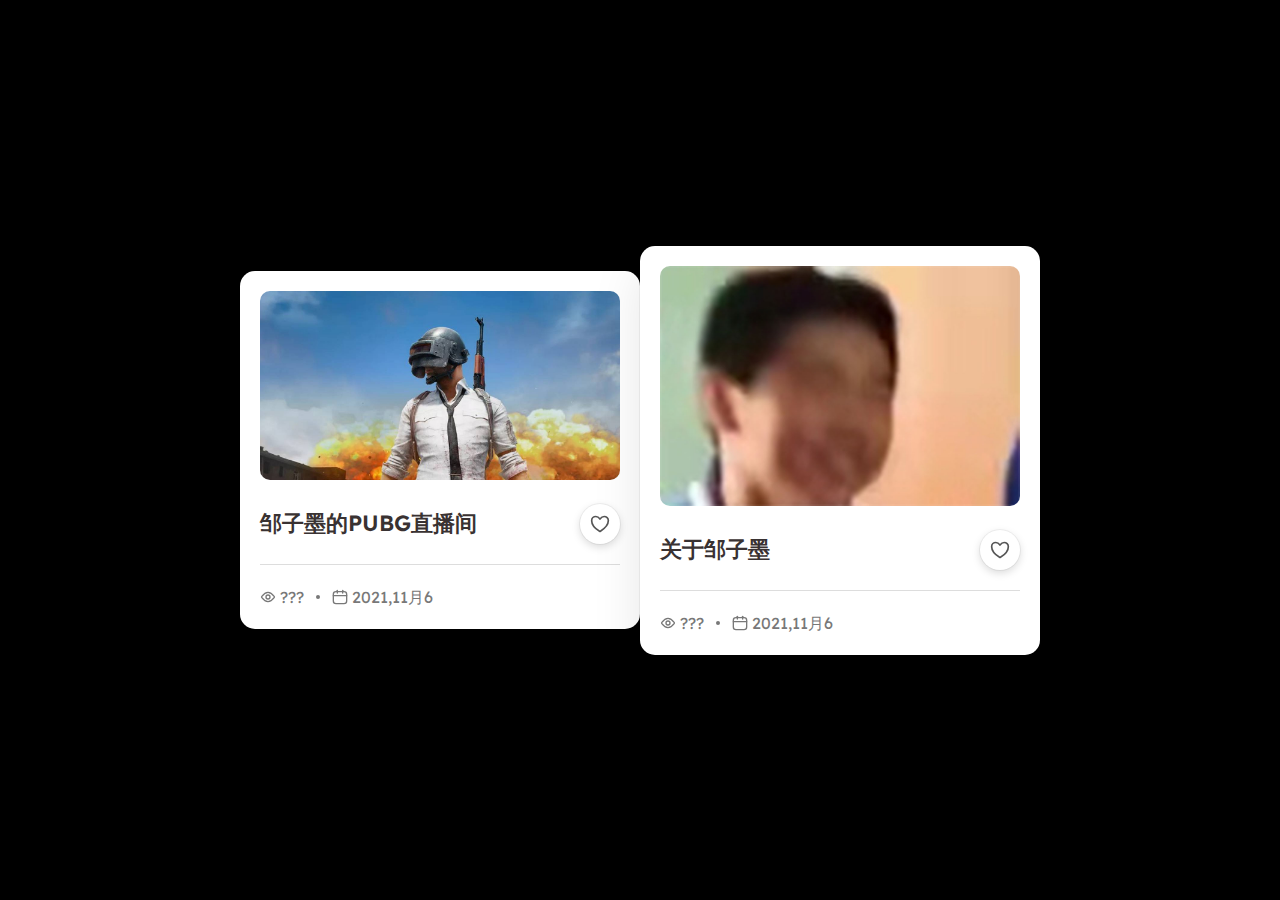
<file: index.html>
<!DOCTYPE html>
<html>
	<title>邹子墨的PUBG直播间</title>
    <link rel="stylesheet" href="css/reset.min.css">

<link rel="stylesheet" href="css/style.css">

</head>
<body bgcolor="black">

<div class="card-list">
	<article class="card">
	<figure class="card-image">
		<img src="img/bg.jpg" alt="邹子墨的PUBG直播间" />
	</figure>
	<div class="card-header">
		<a href="main.html">邹子墨的PUBG直播间</a>
		<button class="icon-button">
			<svg xmlns="http://www.w3.org/2000/svg" width="24" height="24" viewBox="0 0 24 24" fill="none" stroke="currentColor" stroke-width="2" stroke-linecap="round" stroke-linejoin="round" display="block" id="Heart">
				<path d="M7 3C4.239 3 2 5.216 2 7.95c0 2.207.875 7.445 9.488 12.74a.985.985 0 0 0 1.024 0C21.125 15.395 22 10.157 22 7.95 22 5.216 19.761 3 17 3s-5 3-5 3-2.239-3-5-3z" />
			</svg>

		</button>
	</div>
	<div class="card-footer">
		<div class="card-meta card-meta--views">
			<svg xmlns="http://www.w3.org/2000/svg" width="24" height="24" viewBox="0 0 24 24" fill="none" stroke="currentColor" stroke-width="2" stroke-linecap="round" stroke-linejoin="round" display="block" id="EyeOpen">
				<path d="M21.257 10.962c.474.62.474 1.457 0 2.076C19.764 14.987 16.182 19 12 19c-4.182 0-7.764-4.013-9.257-5.962a1.692 1.692 0 0 1 0-2.076C4.236 9.013 7.818 5 12 5c4.182 0 7.764 4.013 9.257 5.962z" />
				<circle cx="12" cy="12" r="3" />
			</svg>
			???
		</div>
		<div class="card-meta card-meta--date">
			<svg xmlns="http://www.w3.org/2000/svg" width="24" height="24" viewBox="0 0 24 24" fill="none" stroke="currentColor" stroke-width="2" stroke-linecap="round" stroke-linejoin="round" display="block" id="Calendar">
				<rect x="2" y="4" width="20" height="18" rx="4" />
				<path d="M8 2v4" />
				<path d="M16 2v4" />
				<path d="M2 10h20" />
			</svg>
			2021,11月6
		</div>
	</div>
</article>
</div>

<div class="card-list">
	<article class="card">
	<figure class="card-image">
		<img src="img\zzm1.jpg" alt="关于邹子墨" />
	</figure>
	<div class="card-header">
		<a href="about.html">关于邹子墨</a>
		<button class="icon-button">
			<svg xmlns="http://www.w3.org/2000/svg" width="24" height="24" viewBox="0 0 24 24" fill="none" stroke="currentColor" stroke-width="2" stroke-linecap="round" stroke-linejoin="round" display="block" id="Heart">
				<path d="M7 3C4.239 3 2 5.216 2 7.95c0 2.207.875 7.445 9.488 12.74a.985.985 0 0 0 1.024 0C21.125 15.395 22 10.157 22 7.95 22 5.216 19.761 3 17 3s-5 3-5 3-2.239-3-5-3z" />
			</svg>

		</button>
	</div>
	<div class="card-footer">
		<div class="card-meta card-meta--views">
			<svg xmlns="http://www.w3.org/2000/svg" width="24" height="24" viewBox="0 0 24 24" fill="none" stroke="currentColor" stroke-width="2" stroke-linecap="round" stroke-linejoin="round" display="block" id="EyeOpen">
				<path d="M21.257 10.962c.474.62.474 1.457 0 2.076C19.764 14.987 16.182 19 12 19c-4.182 0-7.764-4.013-9.257-5.962a1.692 1.692 0 0 1 0-2.076C4.236 9.013 7.818 5 12 5c4.182 0 7.764 4.013 9.257 5.962z" />
				<circle cx="12" cy="12" r="3" />
			</svg>
			???
		</div>
		<div class="card-meta card-meta--date">
			<svg xmlns="http://www.w3.org/2000/svg" width="24" height="24" viewBox="0 0 24 24" fill="none" stroke="currentColor" stroke-width="2" stroke-linecap="round" stroke-linejoin="round" display="block" id="Calendar">
				<rect x="2" y="4" width="20" height="18" rx="4" />
				<path d="M8 2v4" />
				<path d="M16 2v4" />
				<path d="M2 10h20" />
			</svg>
			2021,11月6
		</div>
	</div>
</article>
</div>
</body>
</html>
</file>
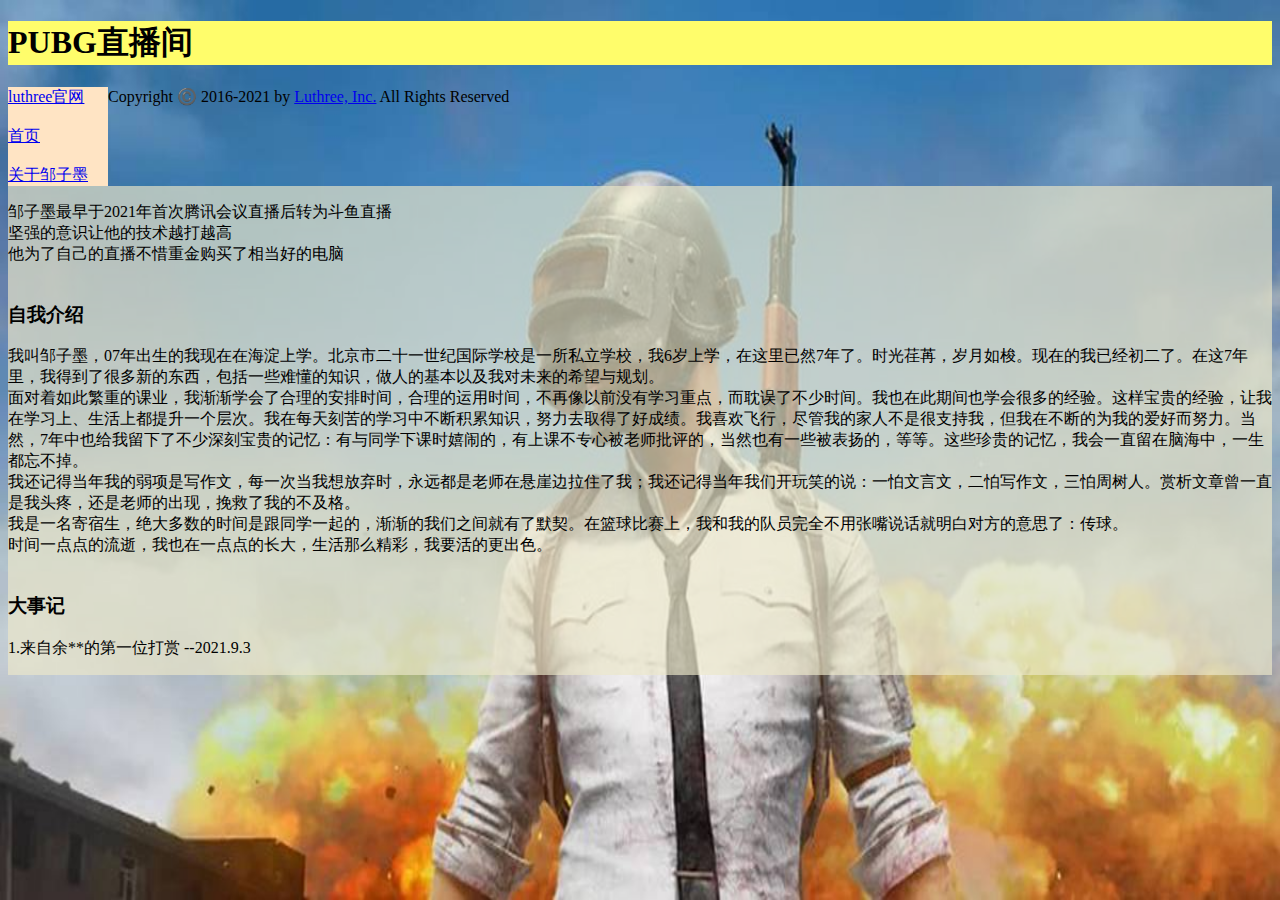
<file: about.html>
<!DOCTYPE html>
<html>
<title>关于邹子墨</title>

<body background="img\bg.jpg" style=" background-repeat:no-repeat;
background-size:100% 100%;
background-attachment: fixed;">
    <div id="title" style="background-color: rgb(255, 253, 107);">
        <h1>PUBG直播间</h1>
    </div>
    <div id='left' style="background-color: bisque;width: 100px;float: left;">
        <a href="http://luthree.tk">luthree官网</a>
        <br>
        <br>
        <a href="index.html">首页</a>
        <br>
        <br>
        <a href="about.html">关于邹子墨</a>
    </div>
    <div id="main" style="float: right;background-color: rgba(235, 231, 202, 0.671);">
        <p>邹子墨最早于2021年首次腾讯会议直播后转为斗鱼直播
            <br>坚强的意识让他的技术越打越高
            <br>他为了自己的直播不惜重金购买了相当好的电脑
            <br>
            <br>
        <h3>自我介绍</h3>
        我叫邹子墨，07年出生的我现在在海淀上学。北京市二十一世纪国际学校是一所私立学校，我6岁上学，在这里已然7年了。时光荏苒，岁月如梭。现在的我已经初二了。在这7年里，我得到了很多新的东西，包括一些难懂的知识，做人的基本以及我对未来的希望与规划。
        <br>面对着如此繁重的课业，我渐渐学会了合理的安排时间，合理的运用时间，不再像以前没有学习重点，而耽误了不少时间。我也在此期间也学会很多的经验。这样宝贵的经验，让我在学习上、生活上都提升一个层次。我在每天刻苦的学习中不断积累知识，努力去取得了好成绩。我喜欢飞行，尽管我的家人不是很支持我，但我在不断的为我的爱好而努力。当然，7年中也给我留下了不少深刻宝贵的记忆：有与同学下课时嬉闹的，有上课不专心被老师批评的，当然也有一些被表扬的，等等。这些珍贵的记忆，我会一直留在脑海中，一生都忘不掉。
        <br>我还记得当年我的弱项是写作文，每一次当我想放弃时，永远都是老师在悬崖边拉住了我；我还记得当年我们开玩笑的说：一怕文言文，二怕写作文，三怕周树人。赏析文章曾一直是我头疼，还是老师的出现，挽救了我的不及格。
        <br>我是一名寄宿生，绝大多数的时间是跟同学一起的，渐渐的我们之间就有了默契。在篮球比赛上，我和我的队员完全不用张嘴说话就明白对方的意思了：传球。
        <br>时间一点点的流逝，我也在一点点的长大，生活那么精彩，我要活的更出色。
        <br>
        <br>
        <h3>大事记</h3>
        1.来自余**的第一位打赏 --2021.9.3
        </p>
    </div>
    <footer>Copyright ©️ 2016-2021 by <a href="http://luthree.tk">Luthree, Inc.</a> All Rights Reserved</footer>

</html>
</file>
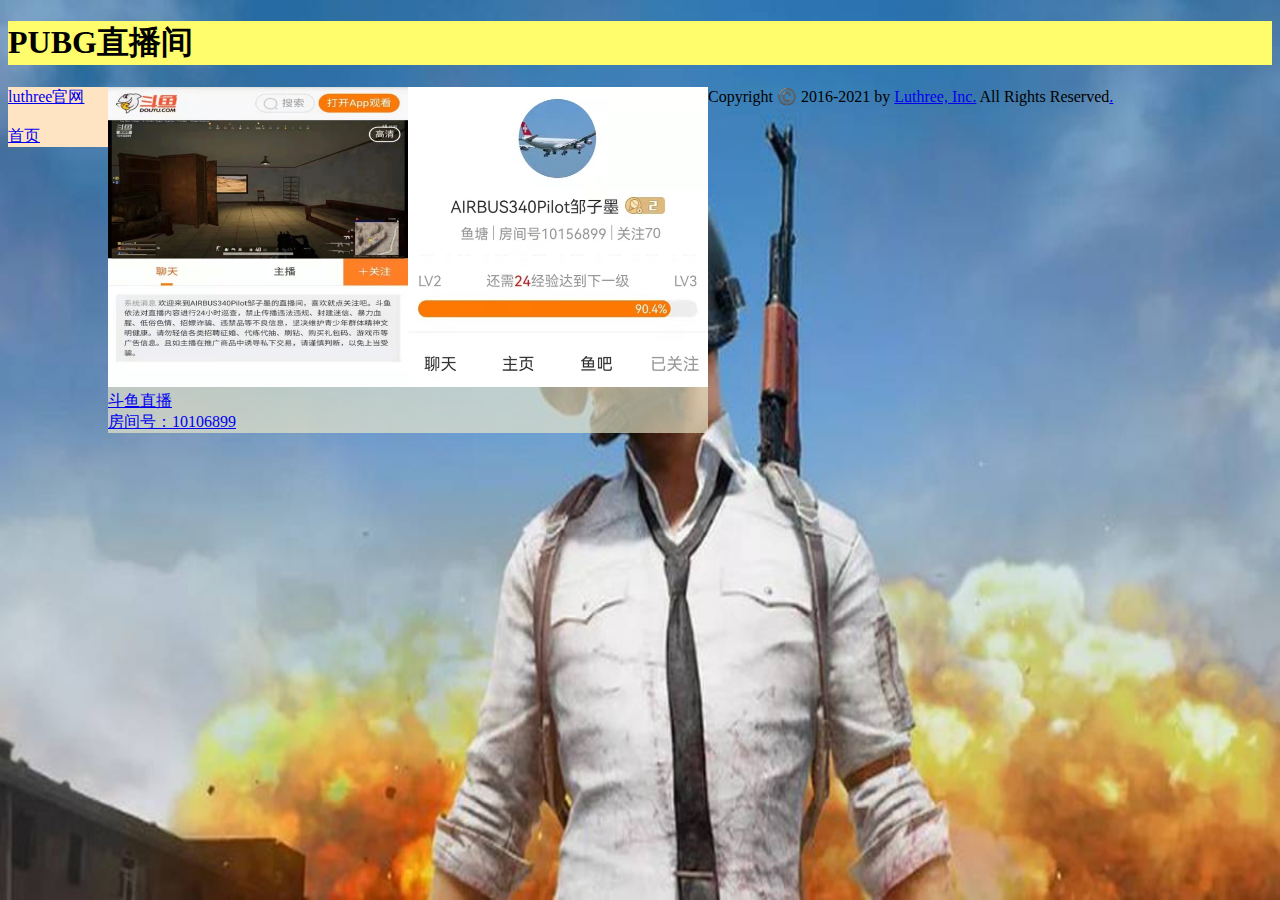
<file: main.html>
<!DOCTYPE html>
<html>
<title>PUBG邹子墨直播间</title>

<body background="img\bg.jpg" style=" background-repeat:no-repeat;
background-size:100% 100%;
background-attachment: fixed;">
    <div id="title" style="background-color: rgb(255, 253, 107);">
        <h1>PUBG直播间</h1>
    </div>
    <div id='left' style="background-color: bisque;width: 100px;float: left;">
        <a href="http://luthree.tk">luthree官网</a>
        <br>
        <br>
        <a href="index.html">首页</a>
    </div>
    <div id="main" style="float: left;background-color: rgba(235, 231, 202, 0.671);">
        <img src="img\1.jpg" alt="" width="300" height="300"><img src="img\2.jpg" alt="" width="300" height="300">
        <a href="https://www.douyu.com/10156899">
            <br>斗鱼直播
            <br>房间号：10106899</a>
    </div>
    <footer>Copyright ©️ 2016-2021 by <a href="http://luthree.tk">Luthree, Inc.</a> All Rights Reserved<a href="zj.html">.</a></footer>

</html>
</file>
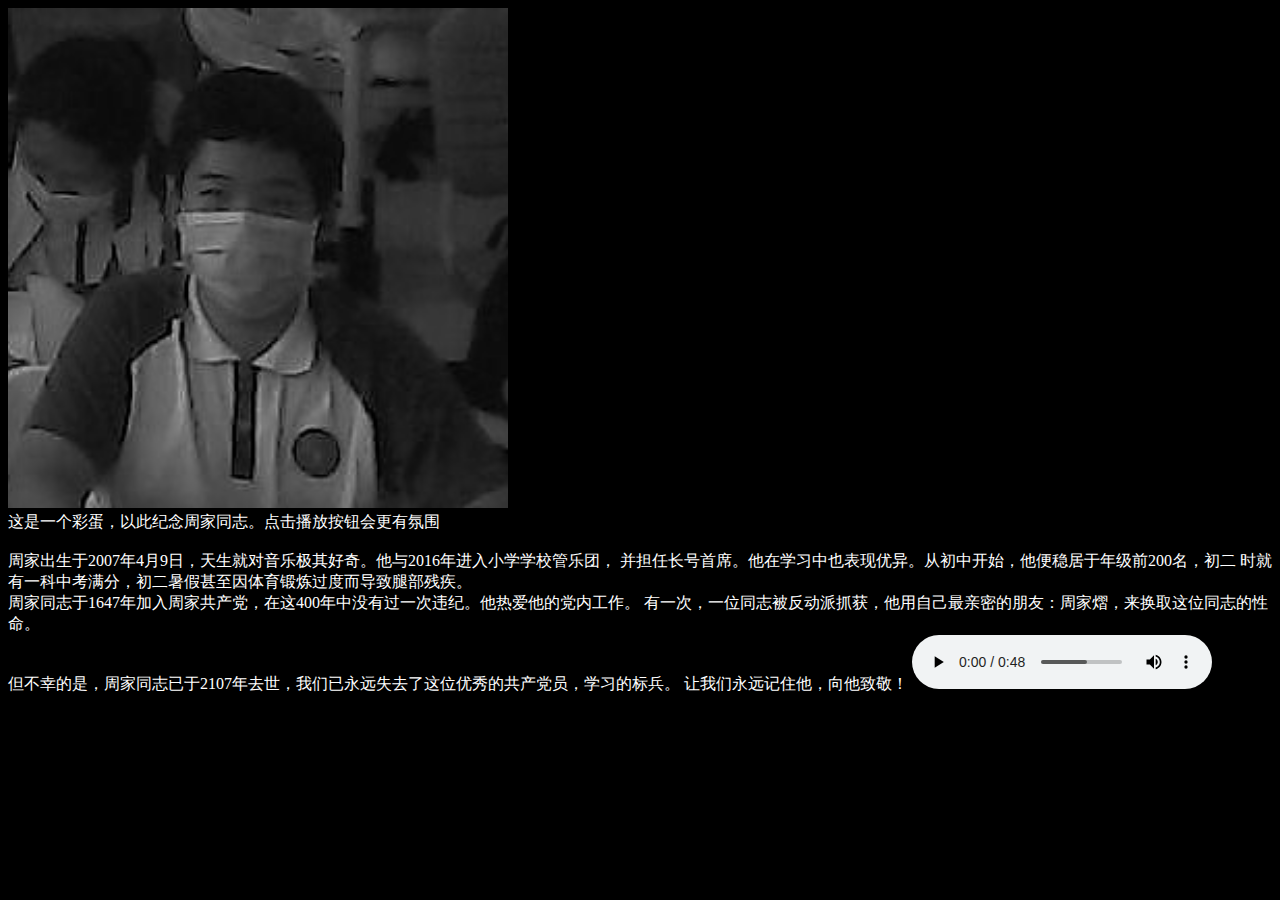
<file: zj.html>
<!DOCTYPE html>
<html>
<body bgcolor="black">
<img src="img\zjbw.jpg" alt="这是一个彩蛋，以此纪念周家同志" height="500px" width="500px">
<font color="white"><br>这是一个彩蛋，以此纪念周家同志。点击播放按钮会更有氛围
<br>
<br>
周家出生于2007年4月9日，天生就对音乐极其好奇。他与2016年进入小学学校管乐团，
并担任长号首席。他在学习中也表现优异。从初中开始，他便稳居于年级前200名，初二
时就有一科中考满分，初二暑假甚至因体育锻炼过度而导致腿部残疾。
<br>
周家同志于1647年加入周家共产党，在这400年中没有过一次违纪。他热爱他的党内工作。
有一次，一位同志被反动派抓获，他用自己最亲密的朋友：周家熠，来换取这位同志的性命。
<br>
但不幸的是，周家同志已于2107年去世，我们已永远失去了这位优秀的共产党员，学习的标兵。
让我们永远记住他，向他致敬！
</font>
<audio controls="controls" height="100" width="100">
    <source src="audio/onestop.mp3" type="audio/mp3" controls="controls" controlsList="nodownload" />
  <embed height="100" width="100" src="audio/onestop.mp3" />
  </audio>
</html>
</file>
<file: css/style.css>
@import url("https://fonts.googleapis.com/css2?family=Lexend:wght@300;400;500;600;700;800;900&display=swap");
*, *:after, *:before {
  box-sizing: border-box;
}

body {
  font-family: "Lexend", sans-serif;
  line-height: 1.5;
  min-height: 100vh;
  display: flex;
  align-items: center;
  justify-content: center;
  color: #393232;
}

img {
  max-width: 100%;
  display: block;
}

.card-list {
  width: 90%;
  max-width: 400px;
}

.card {
  background-color: #FFF;
  box-shadow: 0 0 0 1px rgba(0, 0, 0, 0.05), 0 20px 50px 0 rgba(0, 0, 0, 0.1);
  border-radius: 15px;
  overflow: hidden;
  padding: 1.25rem;
  position: relative;
  transition: 0.15s ease-in;
}
.card:hover, .card:focus-within {
  box-shadow: 0 0 0 2px #16C79A, 0 10px 60px 0 rgba(0, 0, 0, 0.1);
  transform: translatey(-5px);
}

.card-image {
  border-radius: 10px;
  overflow: hidden;
}

.card-header {
  margin-top: 1.5rem;
  display: flex;
  align-items: center;
  justify-content: space-between;
}
.card-header a {
  font-weight: 600;
  font-size: 1.375rem;
  line-height: 1.25;
  padding-right: 1rem;
  text-decoration: none;
  color: inherit;
}
.card-header a:after {
  content: "";
  position: absolute;
  left: 0;
  top: 0;
  right: 0;
  bottom: 0;
}

.icon-button {
  border: 0;
  background-color: #fff;
  border-radius: 50%;
  width: 2.5rem;
  height: 2.5rem;
  display: flex;
  justify-content: center;
  align-items: center;
  flex-shrink: 0;
  font-size: 1.25rem;
  transition: 0.25s ease;
  box-shadow: 0 0 0 1px rgba(0, 0, 0, 0.05), 0 3px 8px 0 rgba(0, 0, 0, 0.15);
  z-index: 1;
  cursor: pointer;
  color: #565656;
}
.icon-button svg {
  width: 1em;
  height: 1em;
}
.icon-button:hover, .icon-button:focus {
  background-color: #EC4646;
  color: #FFF;
}

.card-footer {
  margin-top: 1.25rem;
  border-top: 1px solid #ddd;
  padding-top: 1.25rem;
  display: flex;
  align-items: center;
  flex-wrap: wrap;
}

.card-meta {
  display: flex;
  align-items: center;
  color: #787878;
}
.card-meta:first-child:after {
  display: block;
  content: "";
  width: 4px;
  height: 4px;
  border-radius: 50%;
  background-color: currentcolor;
  margin-left: 0.75rem;
  margin-right: 0.75rem;
}
.card-meta svg {
  flex-shrink: 0;
  width: 1em;
  height: 1em;
  margin-right: 0.25em;
}
</file>
